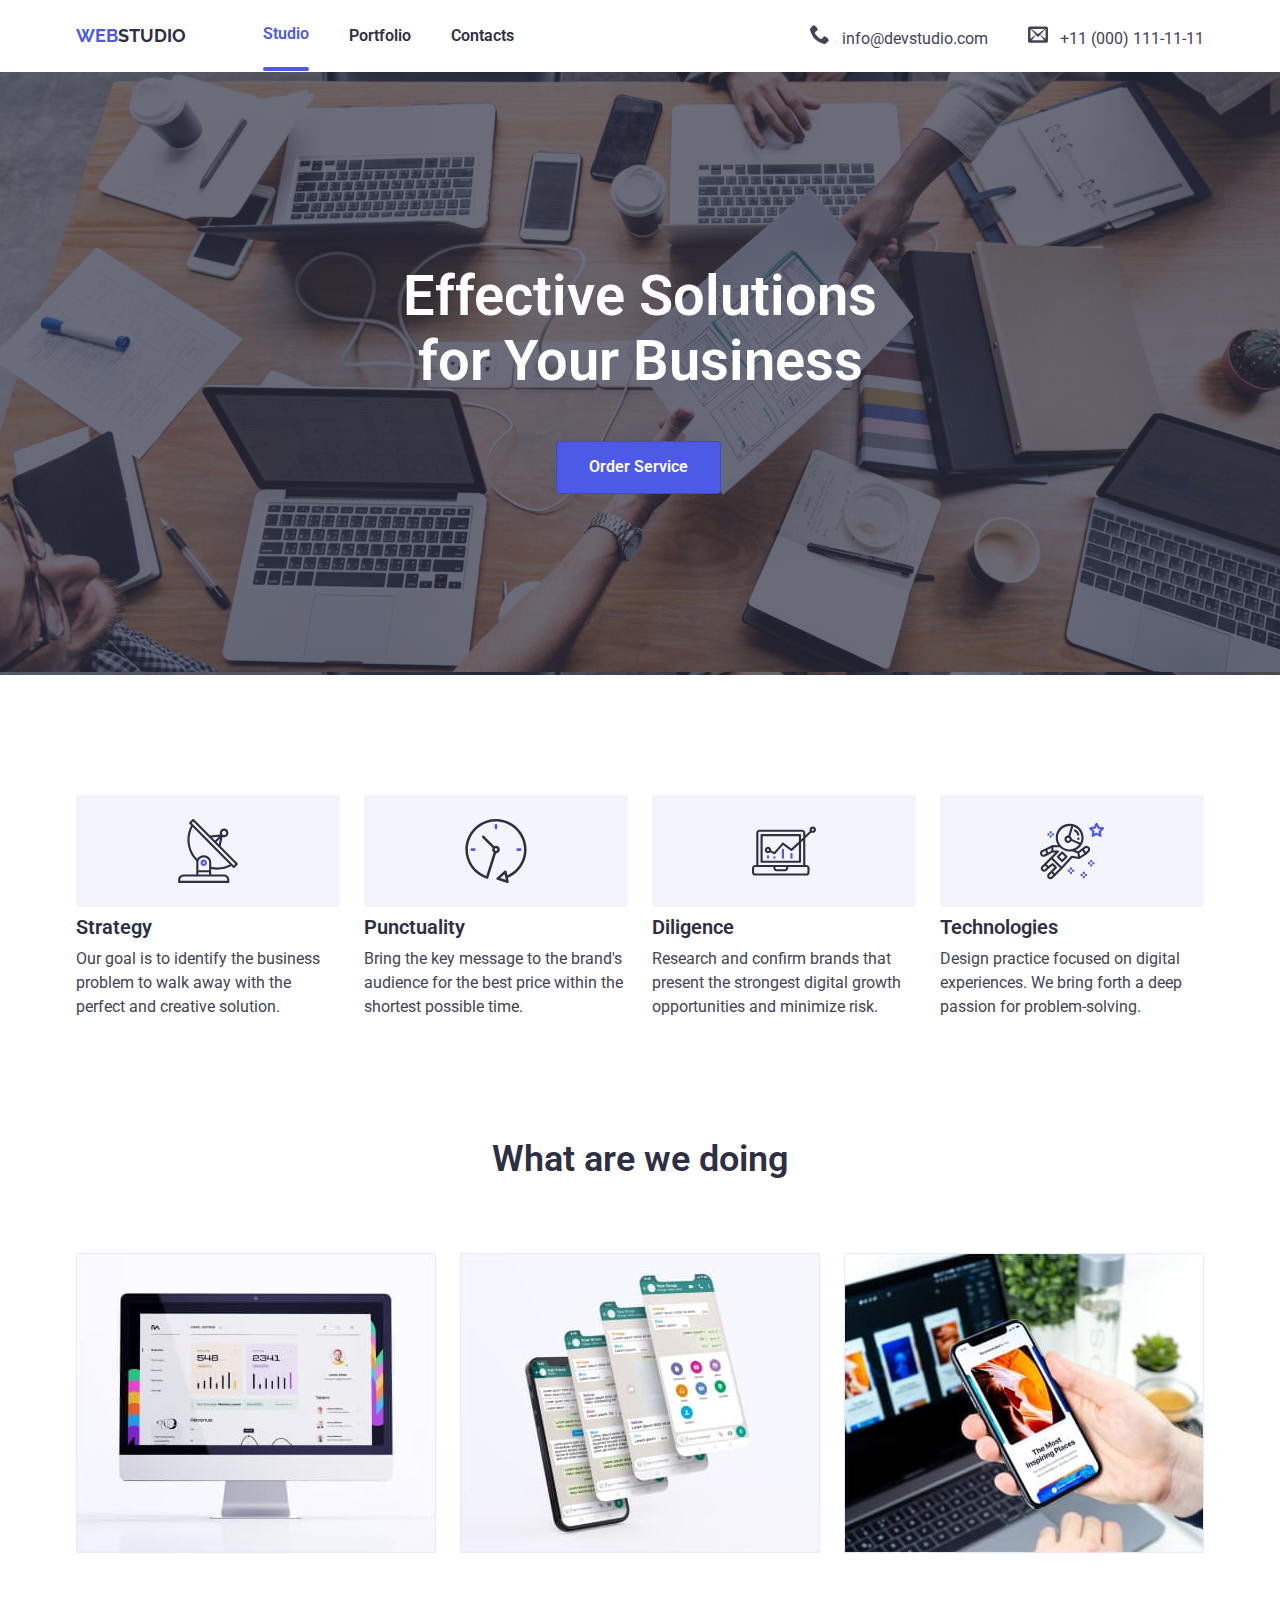
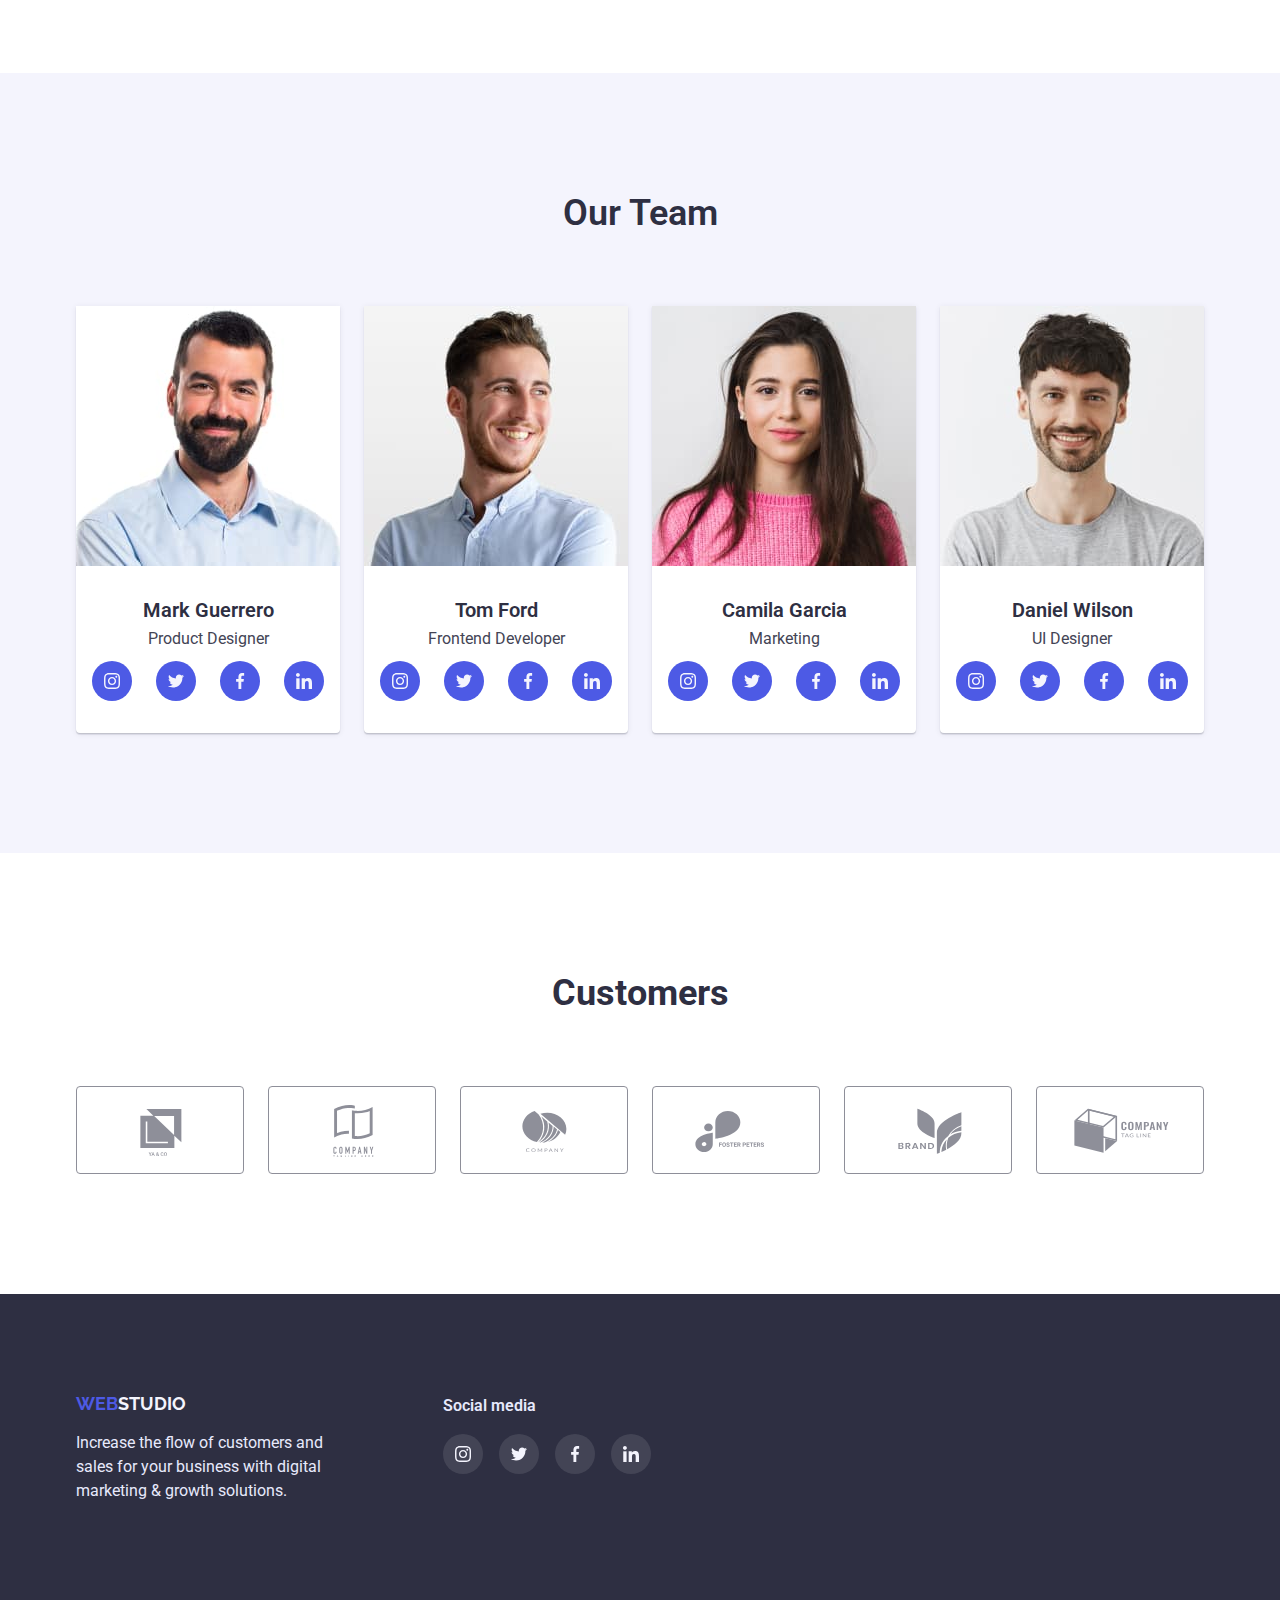
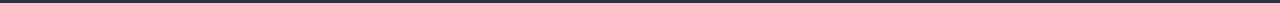
<file: index.html>
<!DOCTYPE html>
<html lang="en">
<head>
    <meta charset="UTF-8">
    <meta http-equiv="X-UA-Compatible" content="IE=edge">
    <meta name="viewport" content="width=device-width, initial-scale=1.0">
    <title>Document</title>
    <link rel="stylesheet" href="https://cdnjs.cloudflare.com/ajax/libs/modern-normalize/1.0.0/modern-normalize.min.css" />
    <link rel="stylesheet" href="./css/styles.css">
    <link rel="preconnect" href="https://fonts.googleapis.com">
    <link rel="preconnect" href="https://fonts.gstatic.com" crossorigin>
    <link href="https://fonts.googleapis.com/css2?family=Raleway:wght@700&family=Roboto:wght@400;500;700;900&display=swap"
        rel="stylesheet">
</head>
<body>
    <header>
        <section class="section-header">
            <div class="container">
                <nav class="nav">
                    <a href="./index.html" class="logo"><span class="web">Web</span>Studio</a>
                    <ul class="site-nav">
                        <li class="item after"><a href="#" class="link-nav studio">Studio</a></li>
                        <li class="item"><a href="./portfolio.html" class="link-nav ">Portfolio</a></li>
                        <li class="item"><a href="#" class="link-nav ">Contacts</a></li>
                    </ul>
                    <div class="contact">
                        <ul class="header-icons">
                        <li class="item">
                            <a href="malito:info@devstudio.com" class="primary-contact">
                                <svg class="icon-header" width="20" height="20">
                                <use href="./images/icons.svg#icon-phone">

                                </use>
                                </svg>info@devstudio.com</a>
                        </li>
                        <li class="item">
                            <a href="tel:+11(000)111-11-11" class="primary-contact">
                                <svg class="icon-header" width="20" height="20">
                                <use href="./images/icons.svg#icon-envelop"></use>
                            </svg>+11 (000) 111-11-11</a>
                        </li>
                        </ul>
                    </div>
                </nav>
            </div>
        </section>    
    </header>
    <main>
    <section class="section-hero">
        <div class="container">
        <h1 class="hero">Effective Solutions<br>for Your Business</h1>
        <button type="button" class="button primary btn" data-modal-open>Order Service</button>
        </div>
    </section>
    <section class="section">
        <div class="container">
        <h2 class="hidden">Benefits</h2>
        <ul class="benefits">
            <li class="li">
                <div class="benefits-icon">
                    <svg width="64" height="64">
                        <use href="./images/icons.svg#icon-anten"></use>
                    </svg>
                </div>
                <h3 class="subtitle">Strategy</h3>
                <p>Our goal is to identify the business
                problem to walk away with the perfect and creative solution.</p>
            </li>
            <li class="li">
                <div class="benefits-icon">
                    <svg width="64" height="64">
                        <use href="./images/icons.svg#icon-clock"></use>
                    </svg>
                </div>
                <h3 class="subtitle">Punctuality</h3>
                <p>Bring the key message to the brand's audience for the best price within the shortest possible time.</p>
            </li>
            <li class="li">
                <div class="benefits-icon">
                    <svg width="64" height="64">
                        <use href="./images/icons.svg#icon-diagram"></use>
                    </svg>
                </div>
                <h3 class="subtitle">Diligence</h3>
                <p>Research and confirm brands that present the strongest digital growth opportunities and minimize risk.</p>
            </li>
            <li class="li">
                <div class="benefits-icon">
                    <svg width="64" height="64">
                        <use href="./images/icons.svg#icon-astronaut"></use>
                    </svg>
                </div>
                <h3 class="subtitle">Technologies</h3>
                <p>Design practice focused on digital experiences. We bring forth a deep passion for problem-solving.</p>
            </li>
        </ul>
        </div>
    </section>
    <section class="section-wd">
        <div class="container">
        <h2 class="section-title wd">What are we doing</h2>
        <ul class="services">
            <li class="items">
                <img src="./images/Rectangle71.jpg" alt="computer" width="360">
            </li>
            <li class="items">
                <img src="./images/Rectangle71(1).jpg" alt="phone screenshots" width="360">
            </li>
            <li class="items">
                <img src="./images/Rectangle71(2).jpg" alt="phone and computer" width="360">
            </li>
        </ul>
        </div>
    </section>
    <section class="section team">
        <div class="container">
        <h2 class="section-title ot">Our Team</h2>
        <ul class="cards-team">
            <li class="card-team">
                <div class="card-unit">
                    <div class="card-img">
                        <img src="./images/img.jpg" alt="men mark guerrero" width="264">
                    </div>
                    <div class="card-text">
                        <h3 class="subtitle tiam">Mark Guerrero</h3>
                        <p class="text">Product Designer</p>
                        <ul class="ot-icons">
                            <li class="icon-ot">
                                <a href="#" class="link-icon">
                                    <svg width="16" height="16">
                                        <use href="./images/icons.svg#icon-instagram"></use>
                                    </svg>
                                </a>
                            </li>
                            <li class="icon-ot">
                                <a href="#" class="link-icon">
                                    <svg width="16" height="16">
                                        <use href="./images/icons.svg#icon-twitter"></use>
                                    </svg>
                                </a>
                            </li>
                            <li class="icon-ot">
                                <a href="#" class="link-icon">
                                    <svg width="16" height="16">
                                        <use href="./images/icons.svg#icon-facebook"></use>
                                    </svg>
                                </a>
                            </li>
                            <li class="icon-ot">
                                <a href="#" class="link-icon">
                                    <svg width="16" height="16">
                                        <use href="./images/icons.svg#icon-linkedin"></use>
                                    </svg>
                                </a>
                            </li>
                        </ul>
                    </div> 
                </div>
            </li>
            <li class="card-team">
                <div class="card-unit">
                    <div class="card-img">
                        <img src="./images/img(1).jpg" alt="men tom ford" width="264">
                    </div>
                    <div class="card-text">
                        <h3 class="subtitle tiam">Tom Ford</h3>
                        <p class="text">Frontend Developer</p>
                        <ul class="ot-icons">
                            <li class="icon-ot">
                                <a href="#" class="link-icon">
                                    <svg width="16" height="16">
                                        <use href="./images/icons.svg#icon-instagram"></use>
                                    </svg>
                                </a>
                            </li>
                            <li class="icon-ot">
                                <a href="#" class="link-icon">
                                    <svg width="16" height="16">
                                        <use href="./images/icons.svg#icon-twitter"></use>
                                    </svg>
                                </a>
                            </li>
                            <li class="icon-ot">
                                <a href="#" class="link-icon">
                                    <svg width="16" height="16">
                                        <use href="./images/icons.svg#icon-facebook"></use>
                                    </svg>
                                </a>
                            </li>
                            <li class="icon-ot">
                                <a href="#" class="link-icon">
                                    <svg width="16" height="16">
                                        <use href="./images/icons.svg#icon-linkedin"></use>
                                    </svg>
                                </a>
                            </li>
                        </ul>
                    </div>
                </div>
            </li>
            <li class="card-team">
                <div class="card-unit">
                    <div class="card-img">
                        <img src="./images/img(2).jpg" alt="girl camila garcia" width="264">
                    </div>
                    <div class="card-text">
                        <h3 class="subtitle tiam">Camila Garcia</h3>
                        <p class="text">Marketing</p>
                        <ul class="ot-icons">
                            <li class="icon-ot">
                                <a href="#" class="link-icon">
                                    <svg width="16" height="16">
                                        <use href="./images/icons.svg#icon-instagram"></use>
                                    </svg>
                                </a>
                            </li>
                            <li class="icon-ot">
                                <a href="#" class="link-icon">
                                    <svg width="16" height="16">
                                        <use href="./images/icons.svg#icon-twitter"></use>
                                    </svg>
                                </a>
                            </li>
                            <li class="icon-ot">
                                <a href="#" class="link-icon">
                                    <svg width="16" height="16">
                                        <use href="./images/icons.svg#icon-facebook"></use>
                                    </svg>
                                </a>
                            </li>
                            <li class="icon-ot">
                                <a href="#" class="link-icon">
                                    <svg width="16" height="16">
                                        <use href="./images/icons.svg#icon-linkedin"></use>
                                    </svg>
                                </a>
                            </li>
                        </ul>
                    </div>   
                </div>
            </li>
            <li class="card-team">
                <div class="card-unit">
                    <div class="card-img">
                        <img src="./images/img(3).jpg" alt="men daniel wilson" width="264">
                    </div>
                    <div class="card-text">
                        <h3 class="subtitle tiam">Daniel Wilson</h3>
                        <p class="text">UI Designer</p>
                        <ul class="ot-icons">
                            <li class="icon-ot">
                                <a href="#" class="link-icon">
                                    <svg width="16" height="16">
                                        <use href="./images/icons.svg#icon-instagram"></use>
                                    </svg>
                                </a>
                            </li>
                            <li class="icon-ot">
                                <a href="#" class="link-icon">
                                    <svg width="16" height="16">
                                        <use href="./images/icons.svg#icon-twitter"></use>
                                    </svg>
                                </a>
                            </li>
                            <li class="icon-ot">
                                <a href="#" class="link-icon">
                                    <svg width="16" height="16">
                                        <use href="./images/icons.svg#icon-facebook"></use>
                                    </svg>
                                </a>
                            </li>
                            <li class="icon-ot">
                                <a href="#" class="link-icon">
                                    <svg width="16" height="16">
                                        <use href="./images/icons.svg#icon-linkedin"></use>
                                    </svg>
                                </a>
                            </li>
                        </ul>
                    </div>   
                </div>
            </li>
        </ul>
        </div>
    </section>
    <section class="section">
        <div class="container">
            <h2 class="title-Customers">Customers</h2>
            <Ul class="Customers-list">
                <li class="Customers-icon">
                    <a href="#" class="customers-link">
                    <svg class="iconCustomers" width="104" height="56">
                        <use href="./images/icons.svg#icon-Logo"></use>
                    </svg>
                    </a>
                </li>
                <li class="Customers-icon">
                    <a href="#" class="customers-link">
                    <svg class="iconCustomers" width="104" height="56">
                        <use href="./images/icons.svg#icon-Logo-1"></use>
                    </svg>
                    </a>
                </li>
                <li class="Customers-icon">
                    <a href="#" class="customers-link">
                    <svg class="iconCustomers" width="104" height="56">
                        <use href="./images/icons.svg#icon-Logo-2"></use>
                    </svg>
                    </a>
                </li>
                <li class="Customers-icon">
                    <a href="#" class="customers-link">
                    <svg class="iconCustomers" width="104" height="56">
                        <use href="./images/icons.svg#icon-Logo-3"></use>
                    </svg>
                    </a>
                </li>
                <li class="Customers-icon">
                    <a href="#" class="customers-link">
                    <svg class="iconCustomers" width="104" height="56">
                        <use href="./images/icons.svg#icon-Logo-4"></use>
                    </svg>
                    </a>
                </li>
                <li class="Customers-icon">
                    <a href="#" class="customers-link">
                    <svg class="iconCustomers" width="104" height="56">
                        <use href="./images/icons.svg#icon-Logo-5"></use>
                    </svg>
                    </a>
                </li>
            </Ul>
        </div>
    </section>
    </main>
    <footer class="footer">
        <div class="container">
            <div class="foot">
            <div class="footerLogotipe">
              <a href="./index.html" class="logo-footer"><span class="web-footer">Web</span>Studio</a>
              <p class="footer-text">Increase the flow of customers and<br>sales for your business with digital<br>marketing & growth solutions.
              </p>
            </div>
            <div class="networks">
              <h4 class="networks-title">Social media</h4>
              <ul class="networks-list">
                <li class="networks-icon">
                    <a href="#" class="networksIconLink">
                    <svg width="16" height="16">
                        <use href="./images/icons.svg#icon-instagram"></use>
                    </svg>
                    </a>
                </li>
                <li class="networks-icon">
                    <a href="#" class="networksIconLink">
                    <svg width="16" height="16">
                        <use href="./images/icons.svg#icon-twitter"></use>
                    </svg>
                    </a>
                </li>
                <li class="networks-icon">
                    <a href="#" class="networksIconLink">
                    <svg width="16" height="16">
                        <use href="./images/icons.svg#icon-facebook"></use>
                    </svg>
                    </a>
                </li>
                <li class="networks-icon">
                    <a href="#" class="networksIconLink">
                    <svg width="16" height="16">
                        <use href="./images/icons.svg#icon-linkedin"></use>
                    </svg>
                    </a>
                </li>
              </ul>
            </div>
            </div>
        </div>
    </footer>

    <div class="backdrop is-hidden" data-modal>
        <div class="modal">
            <button type="button" class="modal-close-btn" data-modal-close>
                <svg class="modal-icon" width="8" height="8">
                    <use href="./images/icons.svg#icon-close-btn"></use>
                </svg>
            </button>
        </div>
    </div>
    <script src="./js/modal.js"></script>
</body>
</html>
</file>
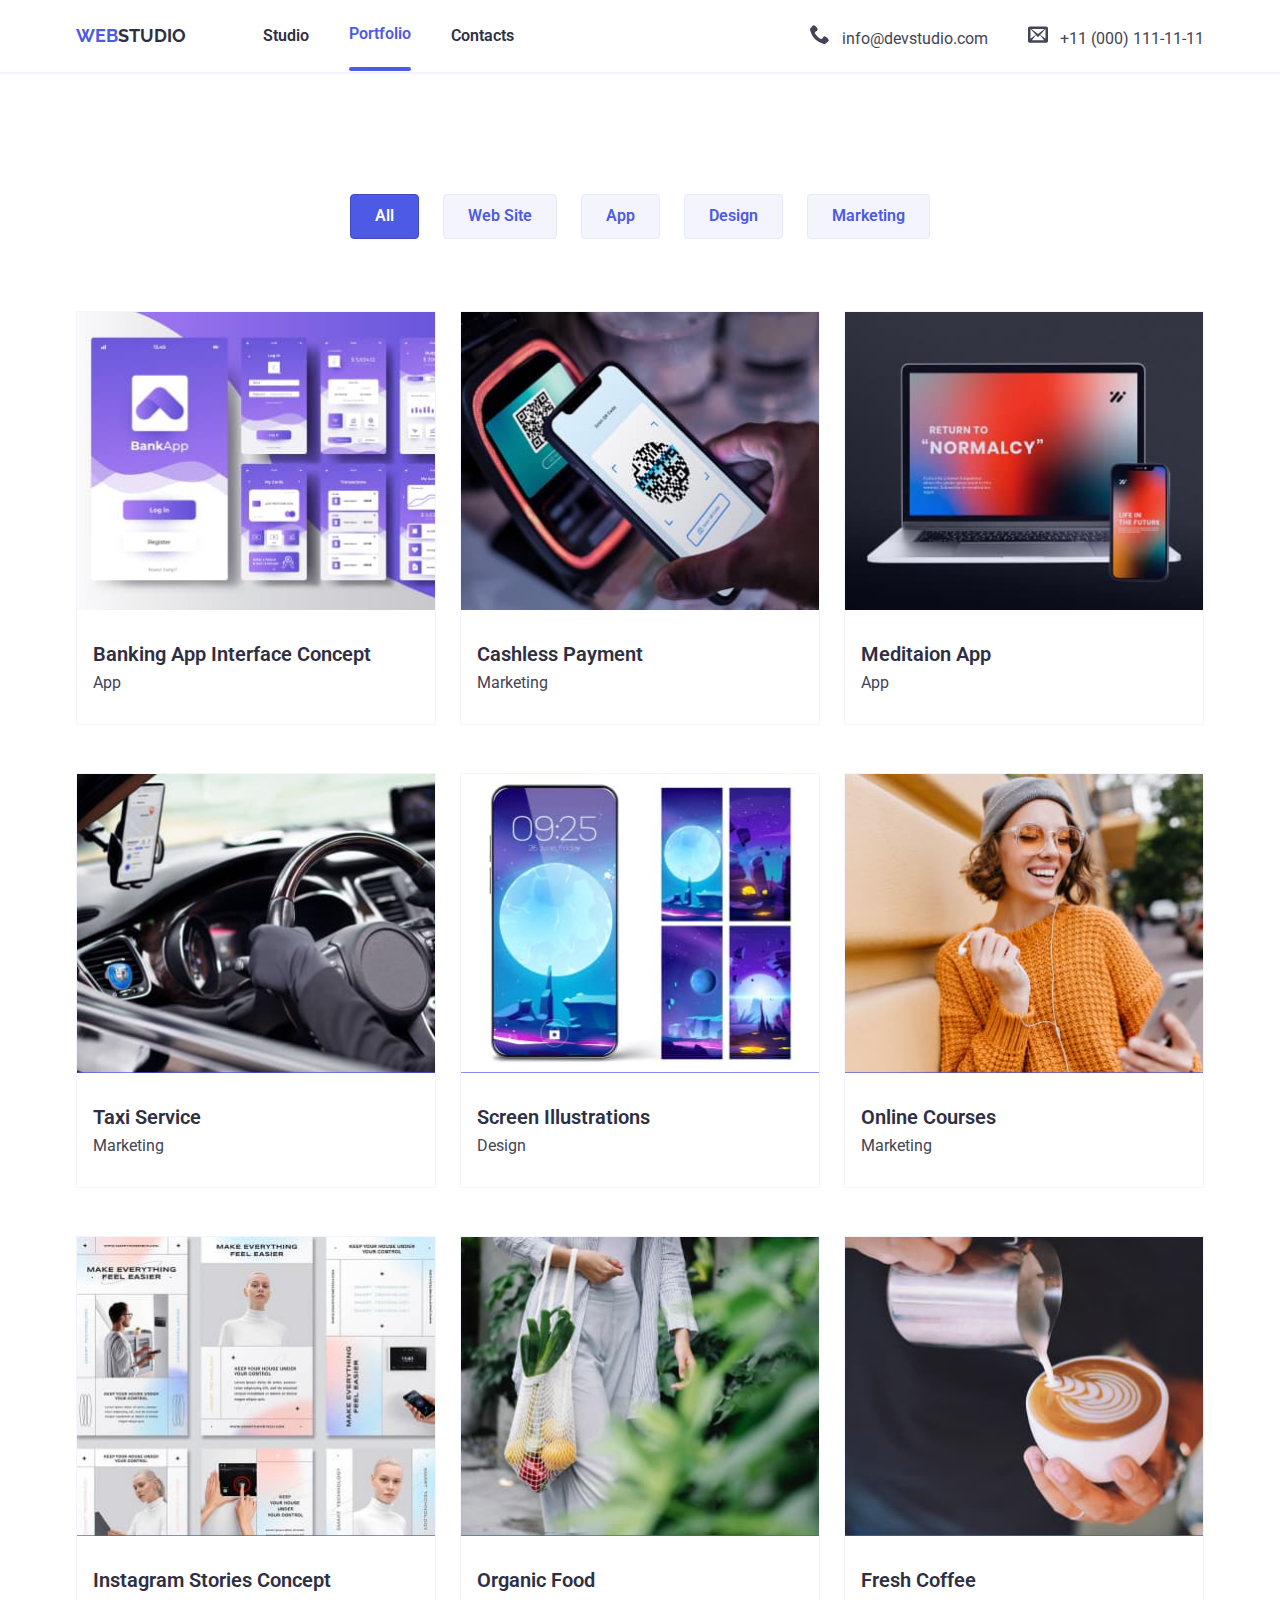
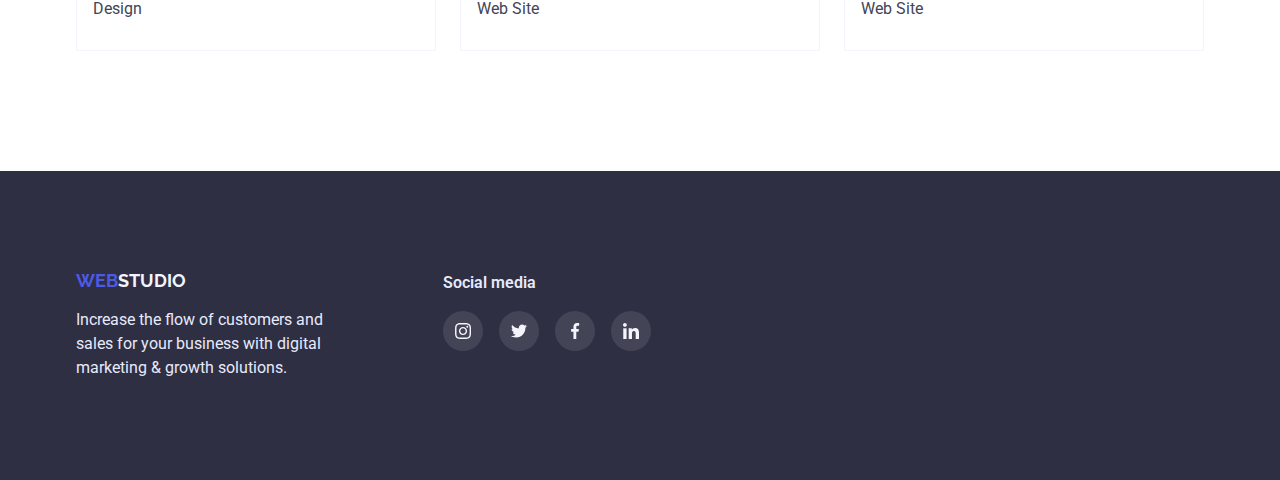
<file: portfolio.html>
<!DOCTYPE html>
<html lang="en">
<head>
    <meta charset="UTF-8">
    <meta http-equiv="X-UA-Compatible" content="IE=edge">
    <meta name="viewport" content="width=device-width, initial-scale=1.0">
    <title>Document</title>
    <link rel="stylesheet" href="https://cdnjs.cloudflare.com/ajax/libs/modern-normalize/1.0.0/modern-normalize.min.css" />
    <link rel="stylesheet" href="./css/styles.css">
    <link rel="preconnect" href="https://fonts.googleapis.com">
    <link rel="preconnect" href="https://fonts.gstatic.com" crossorigin>
    <link href="https://fonts.googleapis.com/css2?family=Raleway:wght@700&family=Roboto:wght@400;500;700;900&display=swap"
        rel="stylesheet">
</head>
<body>
    <header>
        <section class="section-header portfolio">
            <div class="container">
                <nav class="nav">
                    <a href="./index.html" class="logo"><span class="web">Web</span>Studio</a>
                    <ul class="site-nav">
                        <li class="item"><a href="./index.html" class="link-nav">Studio</a></li>
                        <li class="item after"><a href="./portfolio.html" class="link-nav portfolio">Portfolio</a></li>
                        <li class="item"><a href="#" class="link-nav">Contacts</a></li>
                    </ul>
                    <div class="contact">
                        <ul class="header-icons">
                            <li class="item">
                                <a href="malito:info@devstudio.com" class="primary-contact">
                                    <svg class="icon-header" width="20" height="20">
                                        <use href="./images/icons.svg#icon-phone">
                        
                                        </use>
                                    </svg>info@devstudio.com</a>
                            </li>
                            <li class="item">
                                <a href="tel:+11(000)111-11-11" class="primary-contact">
                                    <svg class="icon-header" width="20" height="20">
                                        <use href="./images/icons.svg#icon-envelop"></use>
                                    </svg>+11 (000) 111-11-11</a>
                            </li>
                        </ul>
                    </div>
                </nav>
            </div>
        </section>
    </header>
    <main>
        <section class="section">
            <div class="container">
            <h1 class="hidden">Portfolio</h1>
            <ul class="buttons">
                <li class="type">
                    <button type="button" class="button primary">All</button>
                </li>
                <li class="type">
                    <button type="button portfol" class="button secondary">Web Site</button>
                </li>
                <li class="type">
                    <button type="button" class="button secondary">App</button>
                </li>
                <li class="type">
                    <button type="button" class="button secondary">Design</button>
                </li>
                <li class="type">
                    <button type="button" class="button secondary">Marketing</button>
                </li>
            </ul> 
            <ul class="cards-portfolio">
                <li class="card-portfolio">
                    <a href="#" class="portfolio-unit">
                        <div class="portfolio-img">
                            <img src="./images/img..jpg" alt="banking app interface concept" width="360">
                            <p class="overlei">14 Stylish and User-Friendly App Design Concepts · Task Manager App · Calorie Tracker App · Exotic Fruit Ecommerce App ·
                            Cloud Storage App</p>
                        </div>
                        <div class="portfolio-text">
                            <h2 class="subtitle portfolio">Banking App Interface Concept</h2>
                            <p class="subtitle-text">App</p>
                        </div>
                    </a>
                </li>
                </li>
                <li class="card-portfolio">
                    <a href="#" class="portfolio-unit">
                    <div class="portfolio-img">
                            <img src="./images/img(1.).jpg" alt="cashless payment" width="360">
                            <p class="overlei">14 Stylish and User-Friendly App Design Concepts · Task Manager App · Calorie Tracker App · Exotic
                                Fruit Ecommerce App ·
                                Cloud Storage App</p>
                        </div>
                        <div class="portfolio-text">
                            <h2 class="subtitle portfolio">Cashless Payment</h2>
                            <p class="subtitle-text">Marketing</p>
                        </div>
                    </a>
                </li>
                <li class="card-portfolio">
                    <a href="#" class="portfolio-unit">
                    <div class="portfolio-img">
                            <img src="./images/img(2.).jpg" alt="pc and phone" width="360">
                            <p class="overlei">14 Stylish and User-Friendly App Design Concepts · Task Manager App · Calorie Tracker App · Exotic Fruit Ecommerce App ·
                            Cloud Storage App</p>
                        </div>
                        <div class="portfolio-text">
                            <h2 class="subtitle portfolio">Meditaion App</h2>
                            <p class="subtitle-text">App</p>
                        </div>
                    </a>
                </li>
                <li class="card-portfolio">
                    <a href="#" class="portfolio-unit">
                        <div class="portfolio-img">
                            <img src="./images/img(3.).jpg" alt="car insyde" width="360">
                            <p class="overlei">14 Stylish and User-Friendly App Design Concepts · Task Manager App · Calorie Tracker App · Exotic Fruit Ecommerce App ·
                            Cloud Storage App</p>
                        </div>
                        <div class="portfolio-text">
                            <h2 class="subtitle portfolio">Taxi Service</h2>
                            <p class="subtitle-text">Marketing</p>
                        </div>
                    </a>
                </li>
                <li class="card-portfolio">
                    <a href="#" class="portfolio-unit">
                        <div class="portfolio-img">
                            <img src="./images/img(4.).jpg" alt="phone" width="360">
                            <p class="overlei">14 Stylish and User-Friendly App Design Concepts · Task Manager App · Calorie Tracker App · Exotic Fruit Ecommerce App ·
                            Cloud Storage App</p>
                        </div>
                        <div class="portfolio-text">
                            <h2 class="subtitle portfolio">Screen Illustrations</h2>
                            <p class="subtitle-text">Design</p>
                        </div>
                    </a>
                </li>
                <li class="card-portfolio">
                    <a href="#" class="portfolio-unit">
                        <div class="portfolio-img">
                            <img src="./images/img(5.).jpg" alt="girl" width="360">
                            <p class="overlei">14 Stylish and User-Friendly App Design Concepts · Task Manager App · Calorie Tracker App · Exotic Fruit Ecommerce App ·
                            Cloud Storage App</p>
                        </div>
                        <div class="portfolio-text">
                            <h2 class="subtitle portfolio">Online Courses</h2>
                            <p class="subtitle-text">Marketing</p>
                        </div>
                    </a>
                </li>
                <li class="card-portfolio">
                    <a href="#" class="portfolio-unit">
                        <div class="portfolio-img">
                            <img src="./images/img(6.).jpg" alt="instagram stories" width="360">
                            <p class="overlei">14 Stylish and User-Friendly App Design Concepts · Task Manager App · Calorie Tracker App · Exotic Fruit Ecommerce App ·
                            Cloud Storage App</p>
                        </div>
                        <div class="portfolio-text">
                            <h2 class="subtitle portfolio">Instagram Stories Concept</h2>
                            <p class="subtitle-text">Design</p>
                        </div>
                    </a>
                </li>
                <li class="card-portfolio">
                    <a href="#" class="portfolio-unit">
                        <div class="portfolio-img">
                            <img src="./images/img(7.).jpg" alt="girl with organic food" width="360">
                            <p class="overlei">14 Stylish and User-Friendly App Design Concepts · Task Manager App · Calorie Tracker App · Exotic Fruit Ecommerce App ·
                            Cloud Storage App</p>
                        </div>
                        <div class="portfolio-text">
                            <h2 class="subtitle portfolio">Organic Food</h2>
                            <p class="subtitle-text">Web Site</p>
                        </div>
                    </a>
                </li>
                <li class="card-portfolio">
                    <a href="#" class="portfolio-unit">
                        <div class="portfolio-img">
                            <img src="./images/img(8.).jpg" alt="barista makes coffee" width="360">
                            <p class="overlei">14 Stylish and User-Friendly App Design Concepts · Task Manager App · Calorie Tracker App · Exotic Fruit Ecommerce App ·
                            Cloud Storage App</p>
                        </div>
                        <div class="portfolio-text">
                            <h2 class="subtitle portfolio">Fresh Coffee</h2>
                            <p class="subtitle-text">Web Site</p>
                        </div>
                    </a>
                </li>
            </ul>
            </div>
        </section>
    </main>
    <footer class="footer">
        <div class="container">
            <div class="foot">
                <div class="footerLogotipe">
                    <a href="./index.html" class="logo-footer"><span class="web-footer">Web</span>Studio</a>
                    <p class="footer-text">Increase the flow of customers and<br>sales for your business with
                        digital<br>marketing & growth solutions.
                    </p>
                </div>
                <div class="networks">
                    <h4 class="networks-title">Social media</h4>
                    <ul class="networks-list">
                        <li class="networks-icon">
                            <a href="#" class="networksIconLink">
                                <svg width="16" height="16">
                                    <use href="./images/icons.svg#icon-instagram"></use>
                                </svg>
                            </a>
                        </li>
                        <li class="networks-icon">
                            <a href="#" class="networksIconLink">
                                <svg width="16" height="16">
                                    <use href="./images/icons.svg#icon-twitter"></use>
                                </svg>
                            </a>
                        </li>
                        <li class="networks-icon">
                            <a href="#" class="networksIconLink">
                                <svg width="16" height="16">
                                    <use href="./images/icons.svg#icon-facebook"></use>
                                </svg>
                            </a>
                        </li>
                        <li class="networks-icon">
                            <a href="#" class="networksIconLink">
                                <svg width="16" height="16">
                                    <use href="./images/icons.svg#icon-linkedin"></use>
                                </svg>
                            </a>
                        </li>
                    </ul>
                </div>
            </div>
        </div>
    </footer>
</body>
</html>
</file>
<file: css/styles.css>
:root {
    
    --primary-bg: #E5E5E5;
    --primary-brand: #4d5ae5;
    --navy-biue: #2e2f42;
    --body-text: #434455;
    --subtle-text: #8e8f99;
    --accent-color: #e7e9fc;
    --light-cloud: #f4f4fd;
    --green: #31d0aa;
    --white: #ffffff;
    --focus-button: #404BBF;
    --border-button: #E7E9FC;
    --time-distribution: 250ms cubic-bezier(0.4, 0, 0.2, 1);
}
body {
    font-family: 'Roboto', sans-serif;
    color: var(--body-text);
    background-color: var(--white);
}
ul {
    list-style: none;
    margin-top: 0;
    margin-bottom: 0;
    padding-left: 0;
}
h1,h2,h3,h4,p {
    margin-top: 0;
    margin-bottom: 0;
}
img {
    display: block;
    max-width: 100%;
}
.hidden {
    display: none;
}
.container {
    max-width: 1158px;
    margin-left: auto;

    margin-right: auto;
    padding-left: 15px;
    padding-right: 15px;

}
.section {
    background-color: var(--white);
    padding-top: 120px;
    padding-bottom: 120px;
}
.section-header.portfolio {
    border-bottom: 2px solid var(--light-cloud);
}
.nav {
    display: flex;
    align-items: center;


}
.logo, .web {
    text-transform: uppercase;
    text-decoration: none;
    transition: color var(--time-distribution);
}
.logo {
    display: block;
    margin-right: 77px;
    font-family: 'Raleway', sans-serif;
    color: var(--navy-biue);
    font-weight: 700;
    font-size: 18px;
    padding-top: 24px;
    padding-bottom: 24px;
    transition: color var(--time-distribution);
}
.logo:hover,
.web:hover {
    color: var(--body-text);
}
.logo:focus,
.web:focus {
    color: var(--primary-brand); 
}
.web {
    font-family: 'Raleway', sans-serif;
    color: var(--primary-brand);
    font-weight: 700;
    font-size: 18px;
}
.site-nav {
    display: flex;
    align-items: center;
    
    
}.site-nav .item:not(:last-child) {
    margin-right: 40px;
}
.link-nav {
    display: block;

    color: var(--navy-biue);
    font-weight: 600;
    text-decoration: none;

    padding-top: 24px;
    padding-bottom: 24px;

    transition: color var(--time-distribution);
}
.link-nav:hover {
    color: var(--body-text);
}
.link-nav:focus {
    color: var(--primary-brand);
}
.link-nav.studio {
    color: var(--primary-brand);
}
.link-nav.portfolio {
    color: var(--primary-brand);
}
.item.after::after {
    content:'';

    display: block;
    width: 100%;
    height: 4px;

    border-radius: 2px;

    background-color: var(--primary-brand);
}
.contact {
    display: flex;
    margin-left: auto;
}
.primary-contact {
    display: block;
    color: var(--body-text);
    text-decoration: none;
    padding-top: 24px;
    padding-bottom: 24px;
    fill: var(--body-text);
    transition: color var(--time-distribution), fill var(--time-distribution);
}
.primary-contact:hover,
.primary-contact:focus {
    color: var(--primary-brand);
}
.contact .item + .item {
    margin-left: 40px;
}
.header-icons {
    display: flex;
    align-items: center;
    
}
.icon-header {
    margin-right: 12px;
    fill: currentColor;
}
.hero {
    color: var(--white);
    font-size: 56px;
    font-weight: 600;
    text-align: center;
    margin-bottom: 48px;
    
}
.section-hero {
    background-color: var(--navy-biue);
    background-image: linear-gradient(to right,
     rgba(46, 47, 66, 0.7),
     rgba(46, 47, 66, 0.7)),
     url(../images/people-office.jpg);
    padding-top: 192px;
    padding-bottom: 192px;
    margin-left: auto;
    margin-right: auto;
    max-width: 1440px;
    height: 603px;
}
.benefits-icon {
    display: flex;
    width: 264px;
    height: 112px;
    border-radius: 4px;
    background-color: var(--light-cloud);
    margin-bottom: 8px;
    justify-content: center;
    align-items: center;
}
.benefits {
    display: flex;
    font-family: 'Roboto', sans-serif;
    color: var(--body-text);
    font-weight: 400;
    font-size: 16px;
    line-height: 24px;
}
.li {
    display: flex;
    flex-direction: column;
    width: 264px;
}
.li:not(:last-child) {
    margin-right: 24px;
}
.section-title {
    color: var(--navy-biue);
    font-size: 36px;
    font-weight: 600;
}
.section-wd {
    background-color: var(--white);
    padding-bottom: 120px;
}
.wd {
    display: block;
    text-align: center;
    margin-bottom: 72px;
}

.services {
    display: flex;
}
.services .items {
    display: flex;
}
.services .items:not(:last-child) {
    margin-right: 24px;
}
.section.team {
    background-color: var(--light-cloud);
}
.ot {
    text-align: center;
    margin-bottom: 72px;
}
.cards-team {
    display: flex;

}
.card-team {
    background-color: var(--white);
    display: flex;
    box-shadow: 0px 1px 6px rgba(46, 47, 66, 0.08), 0px 1px 1px rgba(46, 47, 66, 0.16), 0px 2px 1px rgba(46, 47, 66, 0.08);
    border-radius: 0px 0px 4px 4px;
    
}
.card-team:not(:last-child) {
    margin-right: 24px;
}
.card-text {
    padding: 32px 16px;
}
.subtitle {
    display: flex;
    color: var(--navy-biue);
    font-weight: 600;
    font-size: 20px;
    line-height: 1.2;
    margin-bottom: 8px;
}

.subtitle.tiam {
    justify-content: center;
}

.text {
    display: flex;
    justify-content: center;
    margin-bottom: 12px;
}
.link-icon {
    width: 100%;
    height: 100%;
    display: flex;
    justify-content: center;
    align-items: center;
    border-radius: 50%;
    background-color: var(--primary-brand);
    transition: background-color var(--time-distribution);
}
.link-icon:hover,
.link-icon:focus {
    background-color: var(--green);
}
.ot-icons {
    display: flex;
    
}
.icon-ot {
    width: 40px;
    height: 40px;
}
.icon-ot:not(:last-child) {
    margin-right: 24px;
}
.title-Customers {
    color: var(--navy-biue);
    font-size: 36px;
    font-weight: 700;
    text-align: center;
    margin-bottom: 72px;
}
.customers-link {
    display: flex;
    width: 100%;
    height: 100%;
    justify-content: center;
    align-items: center;
    border: solid 1px var(--subtle-text);
    border-radius: 4px;
    fill: var(--subtle-text);
    transition: border var(--time-distribution), fill var(--time-distribution);
}
.Customers-list {
    display: flex;

}
.Customers-icon {
    width: 168px;
    height: 88px;  
}
.customers-link:hover,
.customers-link:focus {
    border: 1px solid var(--primary-brand);  
    fill: var(--primary-brand);
}
.Customers-icon:not(:last-child) {
    margin-right: 24px;
}
.footer {
    background-color: var(--navy-biue);
    padding-top: 100px;
     padding-bottom: 100px;
}

.logo-footer,
.web-footer {
    text-transform: uppercase;
    text-decoration: none;
    transition: color var(--time-distribution);
}
.logo-footer {
    font-family: 'Raleway', sans-serif;
    color: var(--light-cloud);
    font-weight: 700;
    font-size: 18px;
    display: block;
    
}

.logo-footer:hover,
.web-footer:hover {
    color: var(--body-text);
}
.logo-footer:focus,
.web-footer:focus {
    color: var(--primary-brand);
}
.web-footer {

    font-family: 'Raleway', sans-serif;
    color: var(--primary-brand);
    font-weight: 700;
    font-size: 18px;
}
.footer-text {
    color: var(--accent-color);
    margin-top: 16px;
    font-family: 'Roboto', sans-serif;
    line-height: 24px;
    font-size: 16px;
    font-weight: 400;
}
.foot {
    display: flex;
}
.networksIconLink {
    display: flex;
    width: 100%;
    height: 100%;
    justify-content: center;
    align-items: center;
    background-color: rgba(255, 255, 255, 0.1);
    border-radius: 50%;
    transition: background-color var(--time-distribution);
}
.networks {
    margin-left: 120px;
    
}
.networks-title {
    color: var(--accent-color);
    font-family: 'Roboto', sans-serif;
    line-height: 24px;
    font-size: 16px;
    font-weight: 600;
}
.networks-list {
    display: flex;
    margin-top: 16px;

}
.networks-icon {
    width: 40px;
    height: 40px;
}
.networksIconLink:hover,
.networksIconLink:focus {
    background-color: var(--green);
}
.networks-icon:not(:last-child) {
    margin-right: 16px;
}
.button {
   display: inline-block;
   color: inherit;
   background-color: var(--light-cloud);
   cursor: pointer;
   font-weight: 600;
   text-align: center;
   padding: 12px 24px;
   border-radius: 4px;
   
}
.button.primary {
    color: var(--white);
    background-color: var(--primary-brand);
    border: 1px solid var(--focus-button);
    transition: color var(--time-distribution), background-color var(--time-distribution);
}
.button.secondary {
    color: var(--primary-brand);
    background-color: var(--light-cloud);
    border: 1px solid var(--border-button);
    transition: color var(--time-distribution), background-color var(--time-distribution);
}
.button.primary:hover, 
.button.secondary:hover{
    color: var(--white);
    background-color: var(--primary-brand);
}
.button.primary:focus,
.button.secondary:focus {
    color: var(--white);
    background-color: var(--focus-button);
}
.button.btn {
    padding: 16px 32px;
    margin-left: 480px;
    margin-right: 480px;
    transition: box-shadow var(--time-distribution);
}
.button.btn:hover,
.button.btn:focus {
    box-shadow: 0px 4px 4px rgba(0, 0, 0, 0.15);
}

.overlei {
    position: absolute;
    top: 0;
    left: 0;
    width: 100%;
    height: 100%;

    font-family: 'Roboto';
    font-weight: 400;
    font-size: 16px;
    line-height: 24px;
    letter-spacing: 0.02em;
    color: var(--light-cloud);
    padding: 40px 32px 10px 32px;
    overflow: auto;

    background-color: var(--primary-brand);
    transform: translate(0, 100%);
    transition: transform var(--time-distribution);
}
.portfolio-img {
    position: relative;
    overflow: hidden;
}
.cards-portfolio {
    display: flex;
    flex-wrap: wrap;
    margin-left: calc(-1 * 24px);
    margin-top: calc(-1*48px);
}
.card-portfolio {
    width: calc(100% / 3 - 24px);
    margin-left: 24px;
    margin-top: 48px;
}
.card-portfolio:hover .overlei,
.card-portfolio:focus .overlei {
    transform: translate(0, 0);
}

.portfolio-unit {
    display: block;

    border: 0.5px solid var(--light-cloud);
    text-decoration: none;

}
.portfolio-unit:hover {
    box-shadow: 0px 1px 6px rgba(46, 47, 66, 0.08), 0px 1px 1px rgba(46, 47, 66, 0.16), 0px 2px 1px rgba(46, 47, 66, 0.08);
}
.portfolio-text {
    padding:32px 16px
}
.subtitle.portfolio {
    margin-bottom: 8px;
}
.subtitle-text {
    display: flex;
    justify-content: flex-start;

   
    font-family: 'Roboto', sans-serif;
    color: var(--body-text);
}
.buttons {
    display: flex;
    justify-content: center;
    margin-bottom: 72px;   
}
.type {
    display: flex;
    transition: box-shadow var(--time-distribution);
}
.type:not(:last-child) {
    margin-right: 24px;
}
.type:hover,
.type:focus {
    box-shadow: 0px 3px 1px rgba(0, 0, 0, 0.1), 0px 2px 1px rgba(0, 0, 0, 0.08), 0px 2px 2px rgba(0, 0, 0, 0.12);
}
.backdrop {
    position: fixed;
    z-index: 999;
    top: 0;
    left: 0;
    width: 100%;
    height: 100%;

    background-color: rgba(46, 47, 66, 0.4);
    transition: opacity var(--time-distribution), visibility var(--time-distribution);

}
.backdrop.is-hidden {
    opacity: 0;
    visibility: hidden;
    pointer-events: none;
}
.backdrop.is-hidden .modal {
    transform: translate(-50%, -50%) scale(1.1) rotate(180deg);
}
.modal {
    position: absolute;
    width: 408px;
    height: 576px;
    top: 50%;
    left: 50%;
    transform: translate(-50%, -50%) scale(1) rotate(0deg);
    transition: transform var(--time-distribution); 
    background-color: var(--white);
}
.modal-close-btn {
    position: absolute;
    display: flex;
    justify-content: center;
    align-items: center;
    top: 24px;
    right: 24px;

    width: 24px;
    height: 24px;
    background: var(--border-button);
    border: 1px solid rgba(0, 0, 0, 0.1);
    border-radius: 50%;
    padding: 0;

    transition: box-shadow var(--time-distribution);
}
.modal-close-btn:hover,
.modal-close-btn:focus {
    box-shadow: 0px 1px 6px rgba(46, 47, 66, 0.08), 0px 1px 1px rgba(46, 47, 66, 0.16), 0px 2px 1px rgba(46, 47, 66, 0.08);
}
</file>
